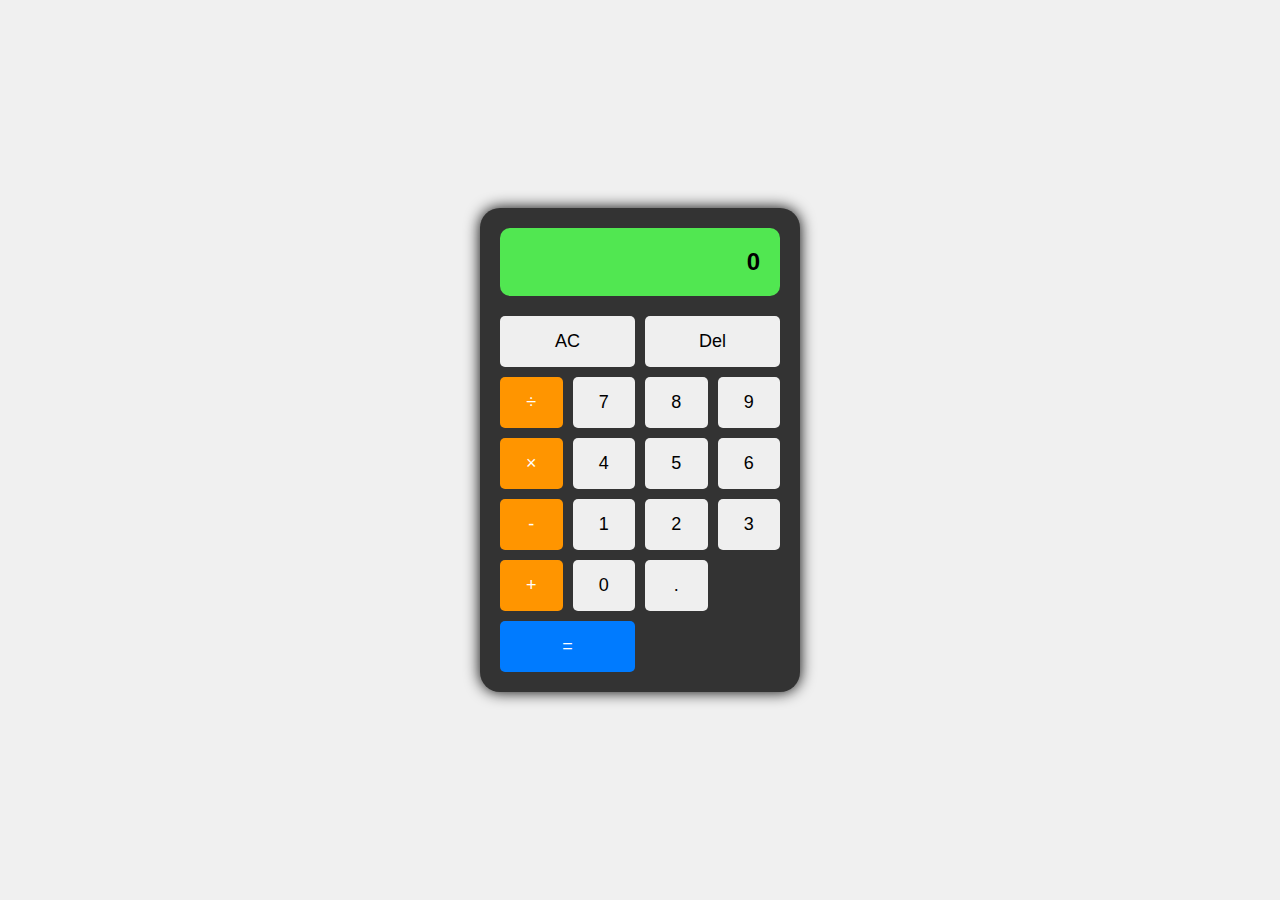
<file: calculator/index.html>
<!DOCTYPE html>
<html lang="en">
<head>
    <meta charset="UTF-8">
    <meta name="viewport" content="width=device-width, initial-scale=1.0">
    <title>Calculator</title>
    <link rel="stylesheet" href="style.css">
</head>
<body>
    <div class="calculator">
        <div class="display">0</div>
        <div class="buttons-grid">
            <button class="span-2">AC</button>
            <button class="span-2">Del</button>
            <button class="operator">÷</button>
            <button>7</button>
            <button>8</button>
            <button>9</button>
            <button class="operator">×</button>
            <button>4</button>
            <button>5</button>
            <button>6</button>
            <button class="operator">-</button>
            <button>1</button>
            <button>2</button>
            <button>3</button>
            <button class="operator">+</button>
            <button>0</button>
            <button>.</button>
            <button class="span-2 equals">=</button>
        </div>
    </div>
    <script src="script.js"></script>
</body>
</html>
</file>
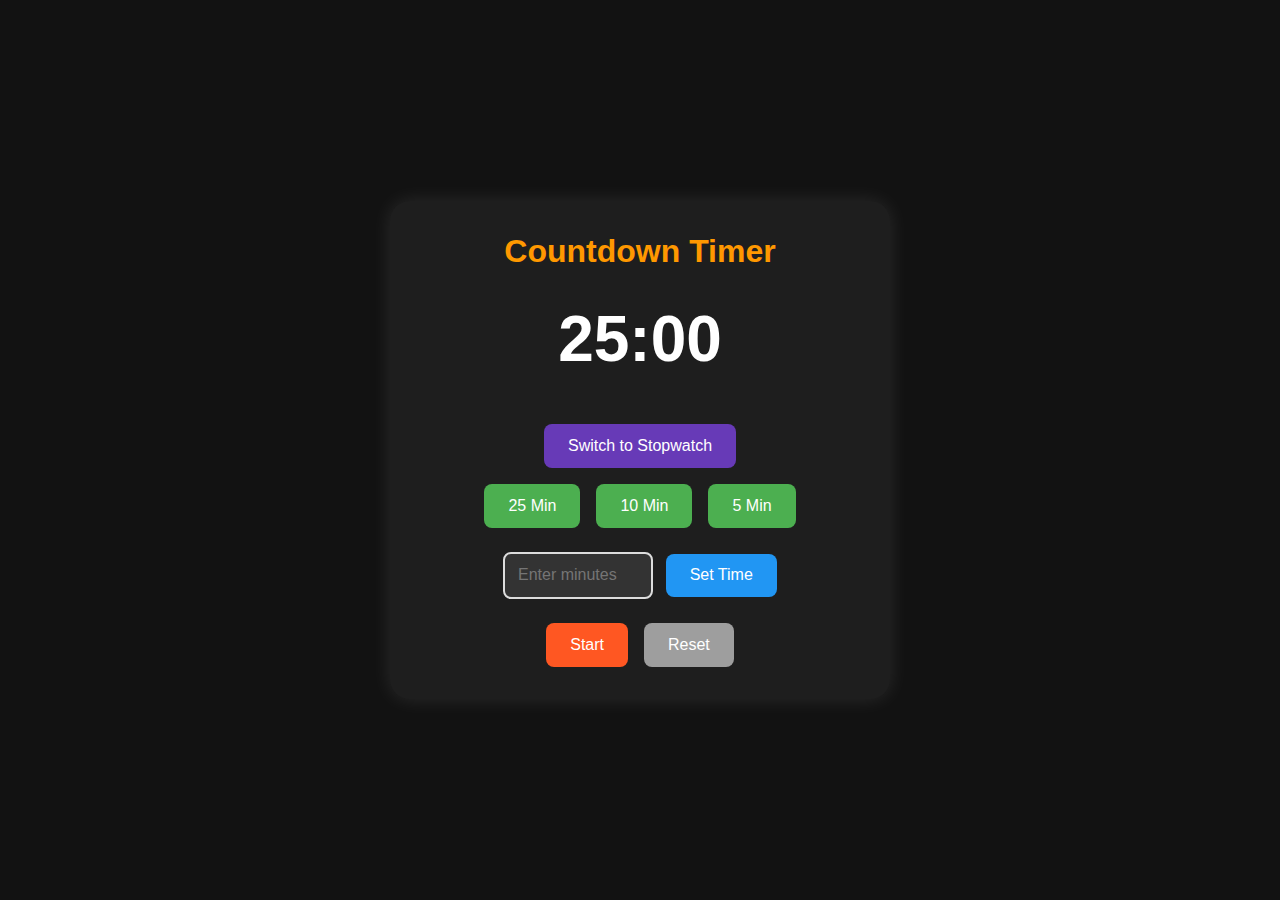
<file: Timer/index.html>
<!DOCTYPE html>
<html lang="en">
<head>
    <meta charset="UTF-8">
    <meta name="viewport" content="width=device-width, initial-scale=1.0">
    <title>Countdown Timer</title>
    <link rel="stylesheet" href="styles.css">
</head>
<body>
    <div class="container">
        <h1>Countdown Timer</h1>
        <div class="timer-display" id="display">25:00</div>

        <div class="mode-toggle">
            <button id="switch-mode">Switch to Stopwatch</button>
        </div>

        <div class="preset-buttons">
            <button class="preset" data-minutes="25">25 Min</button>
            <button class="preset" data-minutes="10">10 Min</button>
            <button class="preset" data-minutes="5">5 Min</button>
        </div>

        <div class="manual-input">
            <input type="number" id="minutes" placeholder="Enter minutes" min="1">
            <button id="set-manual">Set Time</button>
        </div>

        <div class="control-buttons">
            <button id="start-stop">Start</button>
            <button id="reset">Reset</button>
        </div>

        <audio id="alarm" src="https://assets.mixkit.co/active_storage/sfx/2571/2571-preview.mp3"></audio>
    </div>

    <script src="script.js"></script>
</body>
</html>
</file>
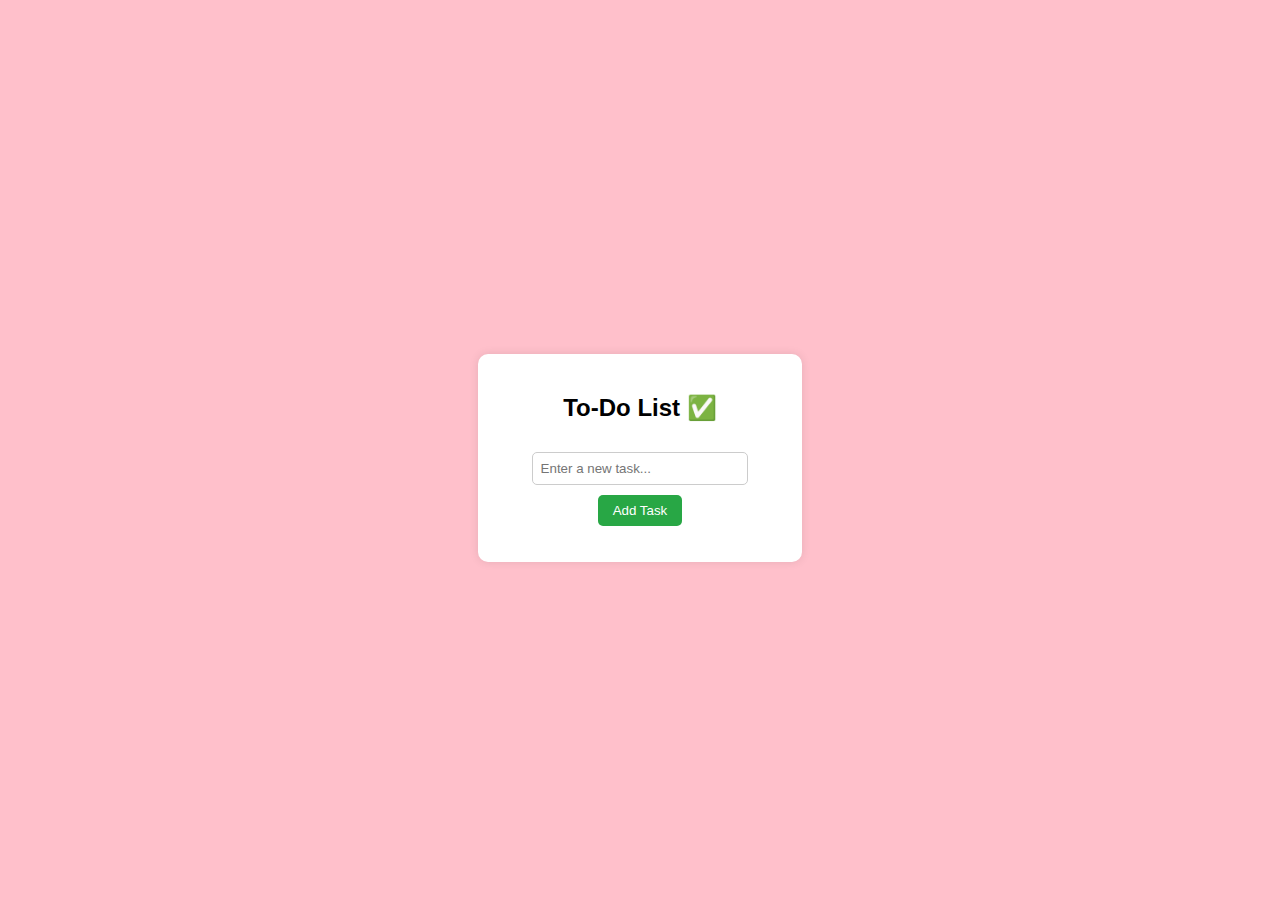
<file: To-do-list/index.html>
<!DOCTYPE html>
<html lang="en">
<head>
    <meta charset="UTF-8">
    <meta name="viewport" content="width=device-width, initial-scale=1.0">
    <title>To-Do List</title>
    <link rel="stylesheet" href="style.css">
</head>
<body>
    <div class="container">
        <h2>To-Do List ✅</h2>
        <input type="text" id="taskInput" placeholder="Enter a new task...">
        <button onclick="addTask()">Add Task</button>
        <ul id="taskList"></ul>
    </div>

    <script src="script.js"></script>
</body>
</html>
</file>
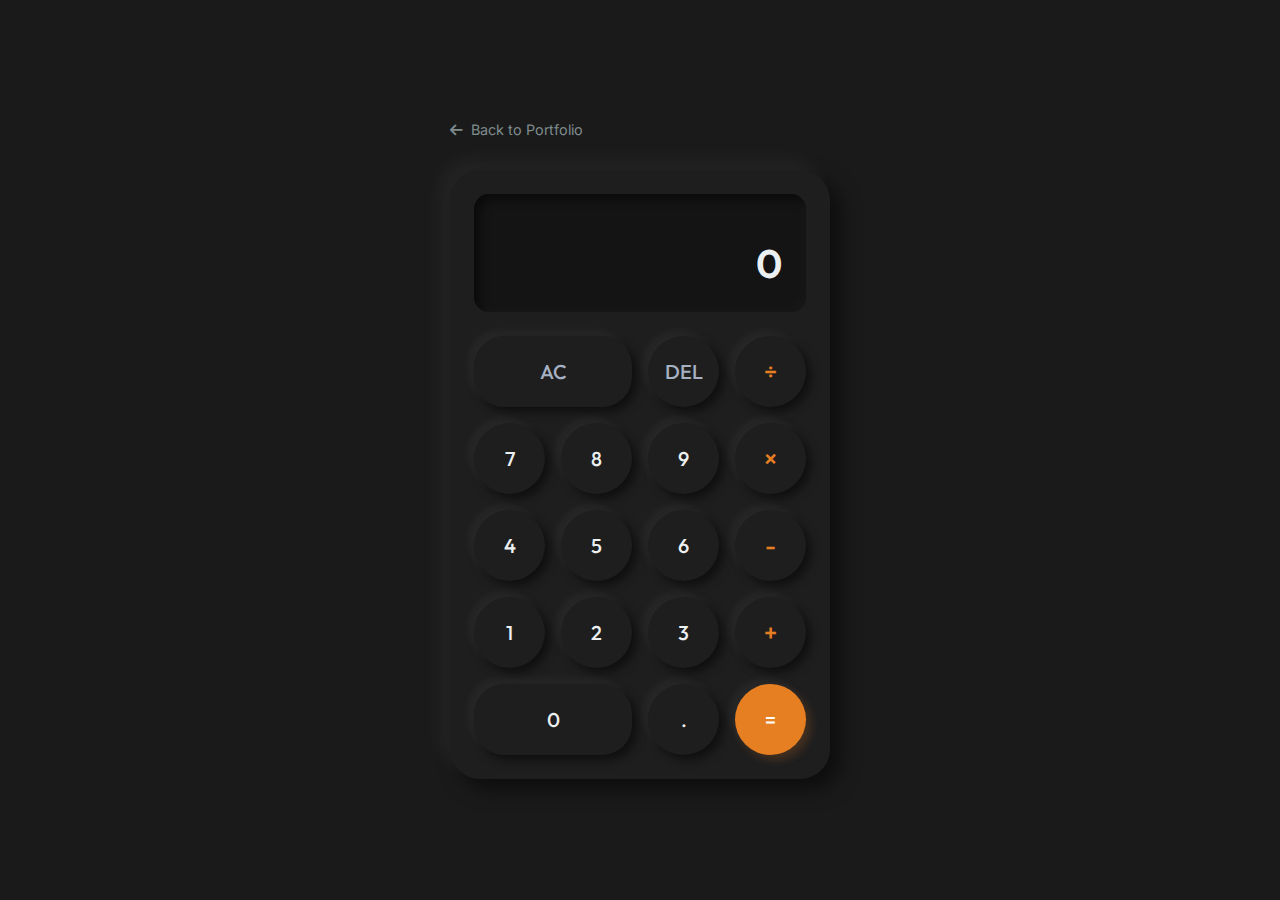
<file: projects/calculator/index.html>
<!DOCTYPE html>
<html lang="en">
<head>
    <meta charset="UTF-8">
    <meta name="viewport" content="width=device-width, initial-scale=1.0">
    <title>Calculator | Amit Kumar</title>
    <link href="https://fonts.googleapis.com/css2?family=Inter:wght@400;500;600&family=Outfit:wght@300;400;600&display=swap" rel="stylesheet">
    <link rel="stylesheet" href="https://cdnjs.cloudflare.com/ajax/libs/font-awesome/6.4.0/css/all.min.css">
    <link rel="stylesheet" href="style.css">
</head>
<body>
    <div class="app-wrapper">
        <a href="../../index.html#projects" class="back-link"><i class="fas fa-arrow-left"></i> Back to Portfolio</a>
        
        <div class="calculator neumorphic">
            <div class="display">
                <div class="previous-operand" id="previous-operand"></div>
                <div class="current-operand" id="current-operand">0</div>
            </div>
            
            <div class="buttons-grid">
                <button class="btn fn-btn span-2" data-action="clear">AC</button>
                <button class="btn fn-btn" data-action="delete">DEL</button>
                <button class="btn op-btn" data-operator="÷">÷</button>
                
                <button class="btn num-btn" data-number="7">7</button>
                <button class="btn num-btn" data-number="8">8</button>
                <button class="btn num-btn" data-number="9">9</button>
                <button class="btn op-btn" data-operator="×">×</button>
                
                <button class="btn num-btn" data-number="4">4</button>
                <button class="btn num-btn" data-number="5">5</button>
                <button class="btn num-btn" data-number="6">6</button>
                <button class="btn op-btn" data-operator="-">-</button>
                
                <button class="btn num-btn" data-number="1">1</button>
                <button class="btn num-btn" data-number="2">2</button>
                <button class="btn num-btn" data-number="3">3</button>
                <button class="btn op-btn" data-operator="+">+</button>
                
                <button class="btn num-btn btn-zero span-2" data-number="0">0</button>
                <button class="btn num-btn" data-number=".">.</button>
                <button class="btn equals-btn" data-action="calculate">=</button>
            </div>
        </div>
    </div>
    
    <script src="script.js"></script>
</body>
</html>
</file>
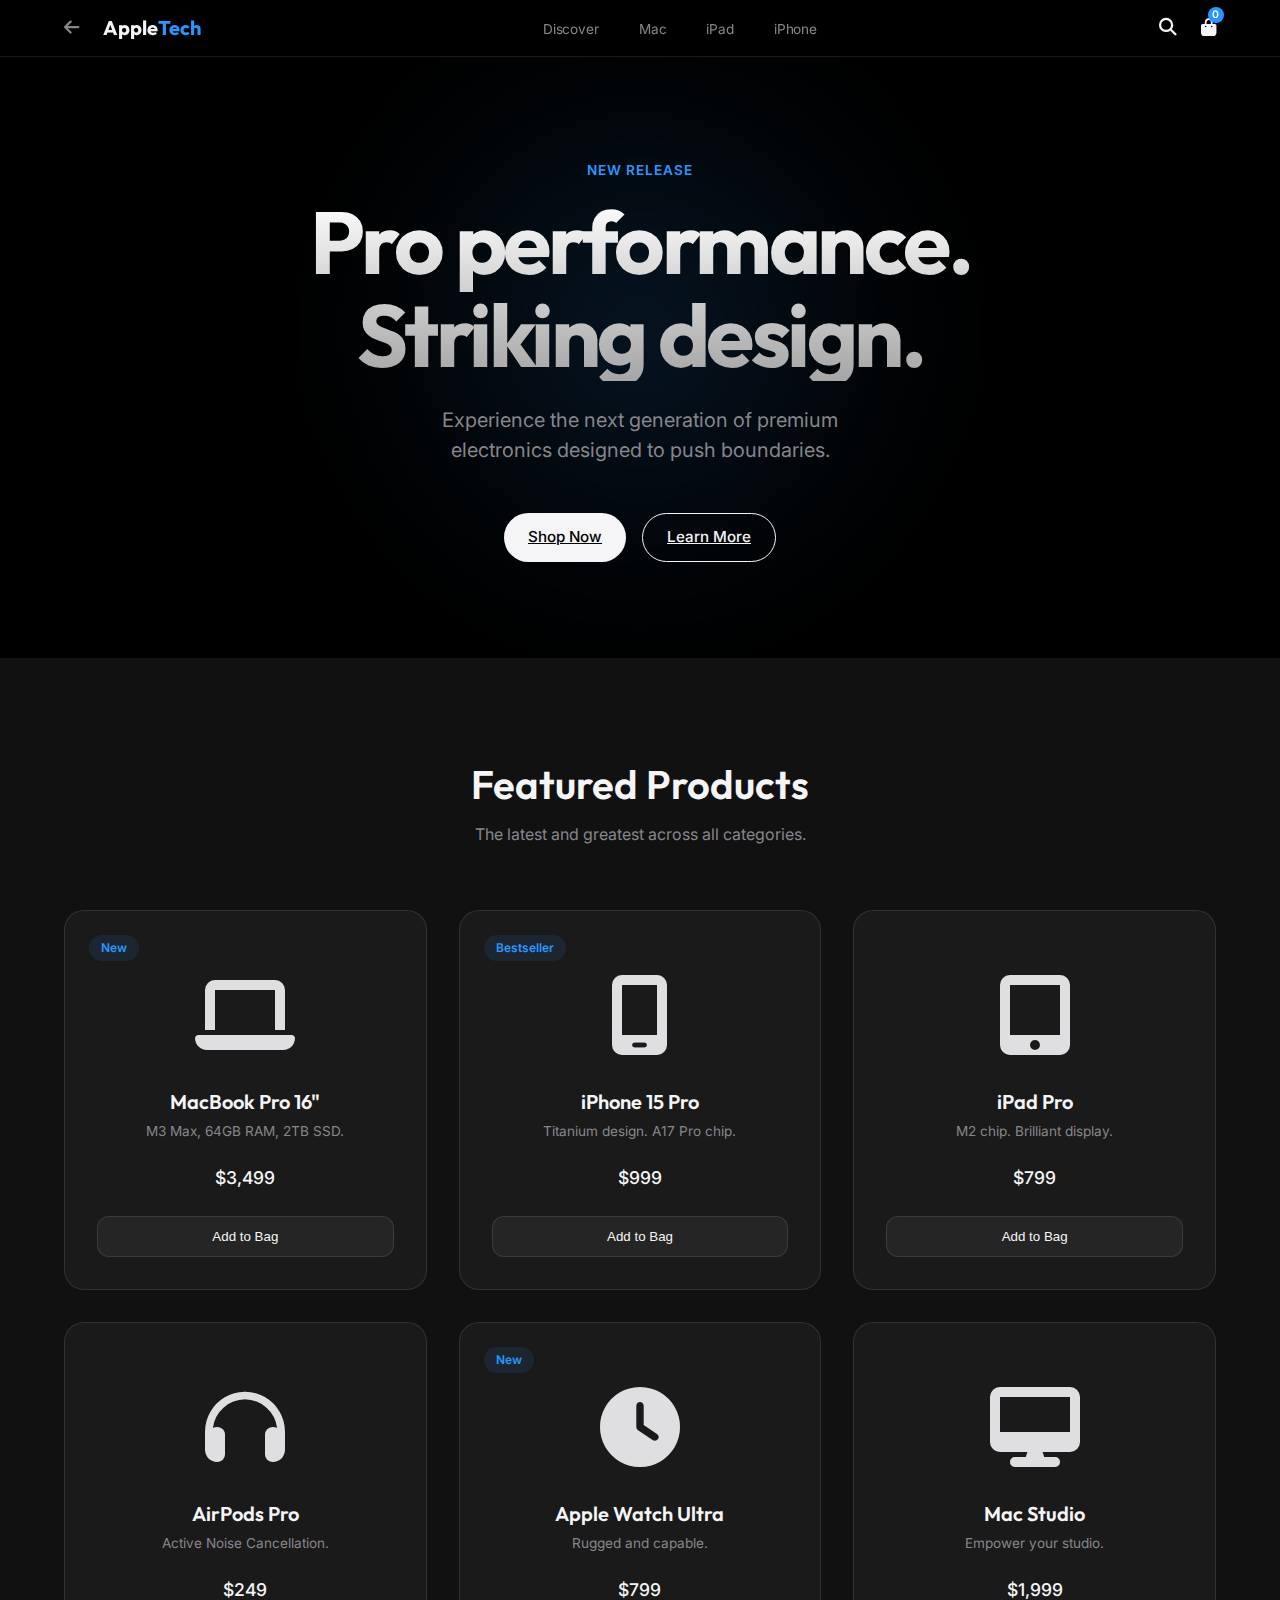
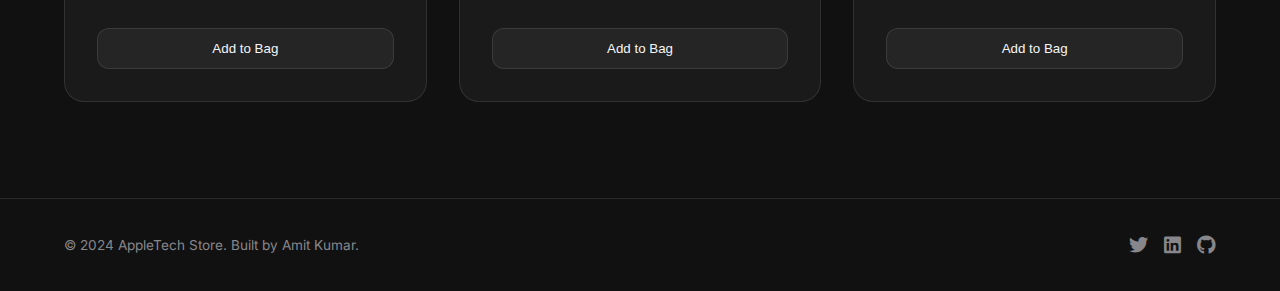
<file: projects/e-commerce/index.html>
<!DOCTYPE html>
<html lang="en">
<head>
    <meta charset="UTF-8">
    <meta name="viewport" content="width=device-width, initial-scale=1.0">
    <title>AppleTech | Premium Electronics</title>
    <meta name="description" content="Premium tech storefront experience.">
    <link href="https://fonts.googleapis.com/css2?family=Inter:wght@300;400;500;600&family=Outfit:wght@400;600;700&display=swap" rel="stylesheet">
    <link rel="stylesheet" href="https://cdnjs.cloudflare.com/ajax/libs/font-awesome/6.4.0/css/all.min.css">
    <link rel="stylesheet" href="style.css">
</head>
<body class="dark-theme">
    <div id="toast-container"></div>
    
    <header class="header">
        <nav class="navbar">
            <div class="nav-left">
                <a href="../../index.html#projects" class="back-link" title="Back to Portfolio">
                    <i class="fas fa-arrow-left"></i>
                </a>
                <a href="#" class="logo">Apple<span class="text-accent">Tech</span></a>
            </div>
            
            <ul class="nav-links">
                <li><a href="#hero">Discover</a></li>
                <li><a href="#products">Mac</a></li>
                <li><a href="#products">iPad</a></li>
                <li><a href="#products">iPhone</a></li>
            </ul>

            <div class="nav-right">
                <button class="nav-btn" id="search-btn">
                    <i class="fas fa-search"></i>
                </button>
                <div class="nav-btn cart-toggle" id="cart-toggle">
                    <i class="fas fa-shopping-bag"></i>
                    <span class="badge" id="cart-badge">0</span>
                </div>
            </div>
        </nav>
        <!-- Fullscreen Search Overlay -->
        <div class="search-overlay" id="search-overlay">
            <button class="close-search" id="close-search"><i class="fas fa-times"></i></button>
            <div class="search-container">
                <input type="text" id="search-input" placeholder="Search products..." autocomplete="off">
            </div>
        </div>
    </header>

    <main>
        <!-- Hero Section -->
        <section class="hero" id="hero">
            <div class="hero-content">
                <span class="hero-tag">New Release</span>
                <h1 class="hero-title">Pro performance.<br>Striking design.</h1>
                <p class="hero-subtitle">Experience the next generation of premium electronics designed to push boundaries.</p>
                <div class="hero-actions">
                    <a href="#products" class="btn btn-primary">Shop Now</a>
                    <a href="#products" class="btn btn-outline">Learn More</a>
                </div>
            </div>
            <div class="hero-bg-glow"></div>
        </section>

        <!-- Product Grid -->
        <section class="products-section" id="products">
            <div class="container">
                <div class="section-header">
                    <h2>Featured Products</h2>
                    <p>The latest and greatest across all categories.</p>
                </div>
                
                <div class="products-grid" id="products-grid">
                    <!-- Products rendered via JS -->
                </div>
            </div>
        </section>
    </main>

    <!-- Side Cart -->
    <div class="cart-sidebar" id="cart-sidebar">
        <div class="cart-header">
            <h3>Your Bag</h3>
            <button class="close-cart" id="close-cart"><i class="fas fa-times"></i></button>
        </div>
        <div class="cart-items" id="cart-items">
            <!-- Cart items rendered via JS -->
        </div>
        <div class="cart-footer">
            <div class="cart-total">
                <span>Total</span>
                <span id="cart-total-price">$0.00</span>
            </div>
            <button class="btn btn-primary w-full" id="checkout-btn">Proceed to Checkout</button>
        </div>
    </div>
    <div class="cart-overlay" id="cart-overlay"></div>

    <footer class="footer">
        <div class="container">
            <div class="footer-bottom">
                <p>&copy; 2024 AppleTech Store. Built by Amit Kumar.</p>
                <div class="social-links">
                    <a href="#"><i class="fab fa-twitter"></i></a>
                    <a href="#"><i class="fab fa-linkedin"></i></a>
                    <a href="#"><i class="fab fa-github"></i></a>
                </div>
            </div>
        </div>
    </footer>

    <script src="script.js"></script>
</body>
</html>
</file>
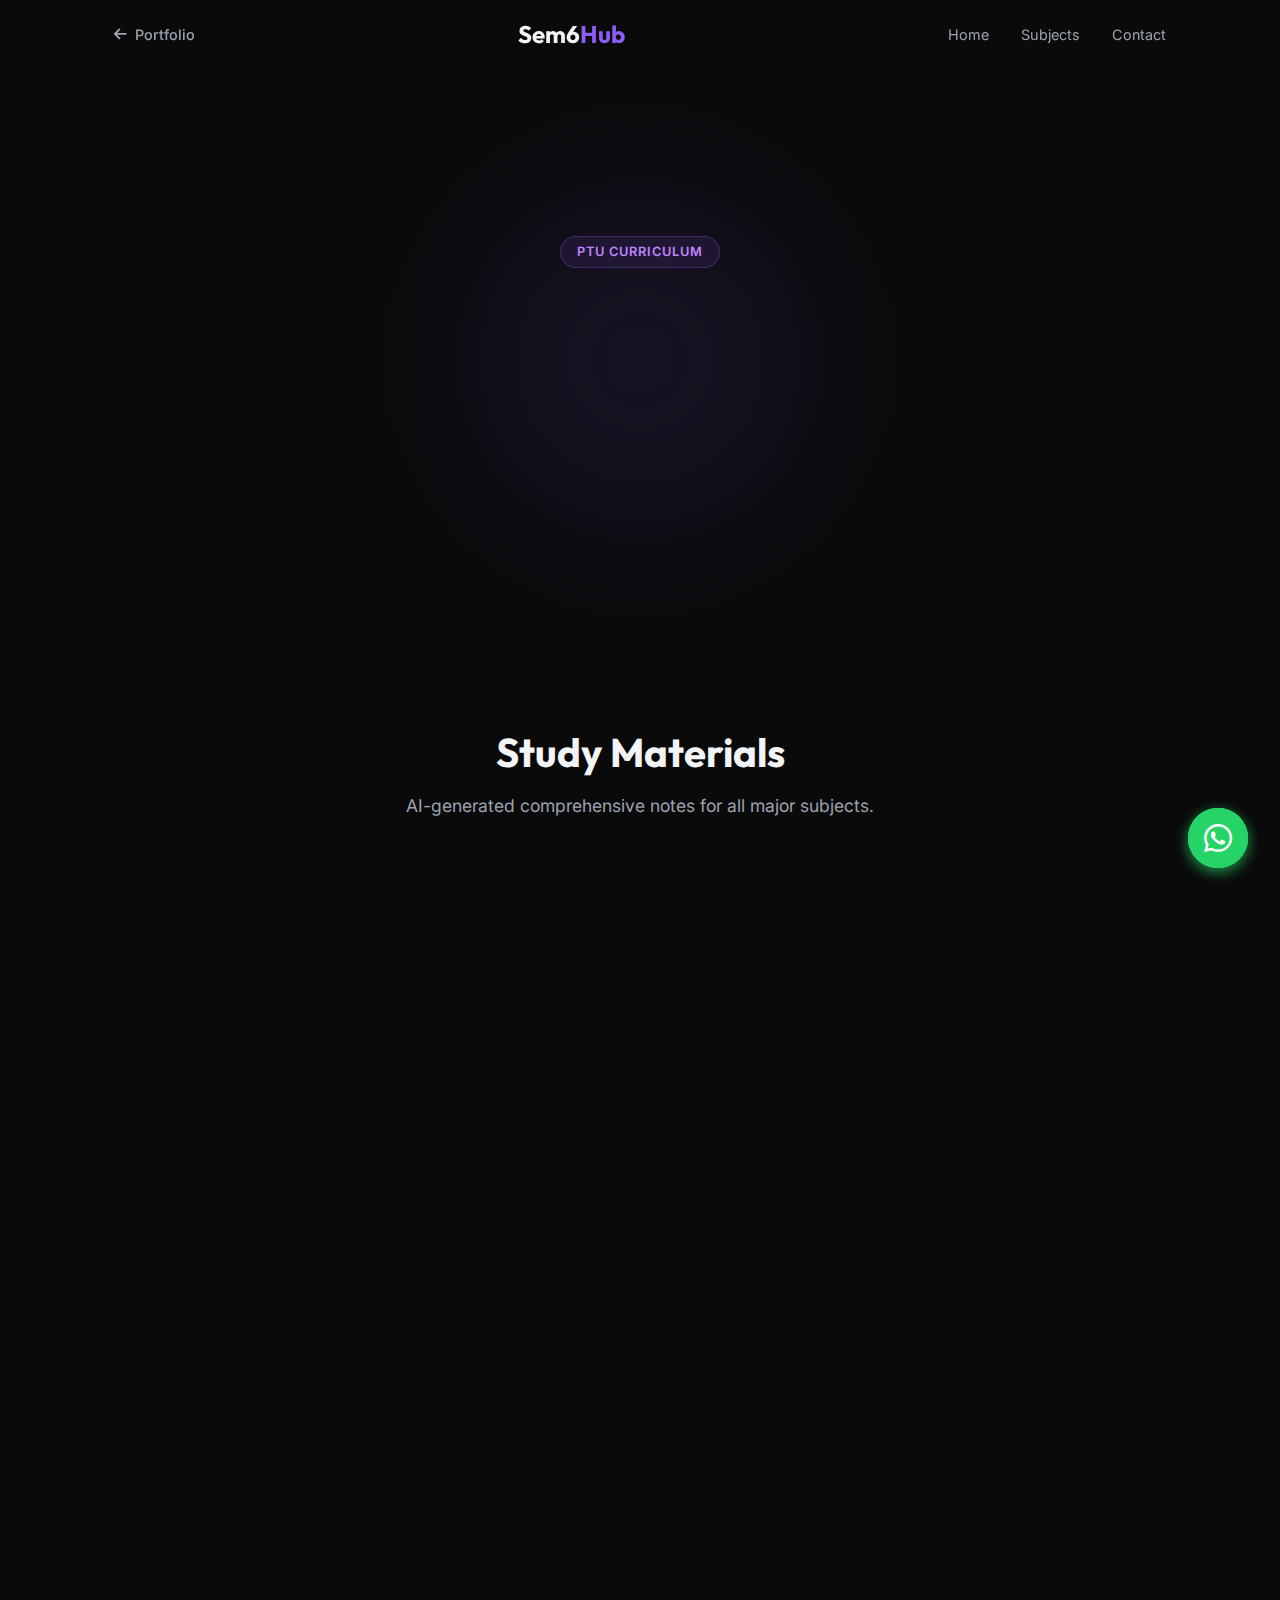
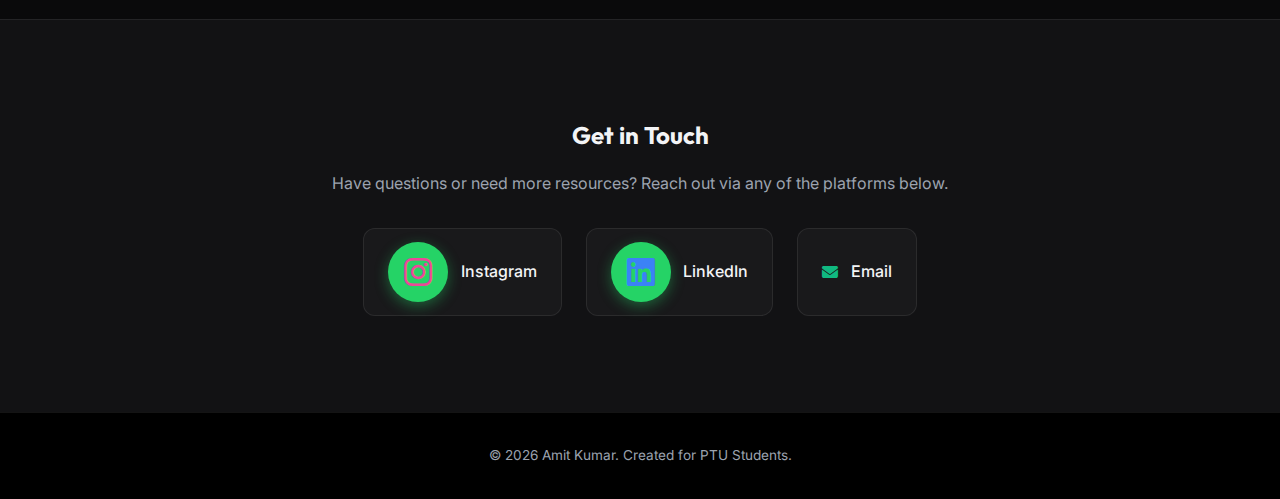
<file: projects/ptu-notes/index.html>
<!DOCTYPE html>
<html lang="en">
<head>
    <meta charset="UTF-8">
    <meta name="viewport" content="width=device-width, initial-scale=1.0">
    <title>PTU Sem6Hub | Resources & Notes</title>
    <link href="https://fonts.googleapis.com/css2?family=Inter:wght@400;500;600&family=Outfit:wght@400;600;700&display=swap" rel="stylesheet">
    <link rel="stylesheet" href="https://cdnjs.cloudflare.com/ajax/libs/font-awesome/6.4.0/css/all.min.css">
    <link rel="stylesheet" href="styles.css">
</head>
<body class="dark-theme">
    
    <!-- Floating WhatsApp Button -->
    <a href="https://wa.me/919110904529" class="fab-wrapper" target="_blank" rel="noopener noreferrer" title="Chat on WhatsApp">
        <div class="fab">
            <i class="fab fa-whatsapp"></i>
        </div>
        <div class="fab-pulse"></div>
    </a>

    <!-- Navigation -->
    <nav class="navbar" id="navbar">
        <div class="container nav-content">
            <a href="../../index.html#projects" class="back-link">
                <i class="fas fa-arrow-left"></i> Portfolio
            </a>
            <div class="logo">Sem6<span>Hub</span></div>
            <ul class="nav-links">
                <li><a href="#home">Home</a></li>
                <li><a href="#subjects">Subjects</a></li>
                <li><a href="#contact">Contact</a></li>
            </ul>
        </div>
    </nav>

    <!-- Hero Section -->
    <header class="hero" id="home">
        <div class="glow-orb"></div>
        <div class="container hero-container text-center">
            <span class="badge fade-in">PTU Curriculum</span>
            <h1 class="hero-title slide-up">6th Semester <span class="gradient">Resources</span></h1>
            <p class="hero-subtitle slide-up delay-1">Your one-stop destination for PYQs, study materials, and meticulously crafted subject notes.</p>
            <a href="#subjects" class="btn btn-primary slide-up delay-2">Browse Notes <i class="fas fa-arrow-down ml-2"></i></a>
        </div>
    </header>

    <!-- Subjects Section -->
    <section class="section pt-0" id="subjects">
        <div class="container">
            <div class="section-header text-center">
                <h2>Study Materials</h2>
                <p>AI-generated comprehensive notes for all major subjects.</p>
            </div>

            <div class="grid">
                <!-- Subject 1 -->
                <div class="subject-card stagger">
                    <div class="card-icon" style="background: rgba(59, 130, 246, 0.1); color: #60a5fa;">
                        <i class="fas fa-brain"></i>
                    </div>
                    <h3 class="card-title">Machine Learning</h3>
                    <p class="card-desc">Algorithms, neural networks, and predictive modeling fundamentals.</p>
                    <a href="https://chatgpt.com/share/67eb94f7-5e48-8012-9ad0-39b7bbf88bd4" target="_blank" class="card-link">View Notes <i class="fas fa-external-link-alt"></i></a>
                </div>

                <!-- Subject 2 -->
                <div class="subject-card stagger">
                    <div class="card-icon" style="background: rgba(139, 92, 246, 0.1); color: #a78bfa;">
                        <i class="fas fa-database"></i>
                    </div>
                    <h3 class="card-title">Big Data</h3>
                    <p class="card-desc">Hadoop, MapReduce, and massive dataset analysis techniques.</p>
                    <a href="https://chatgpt.com/share/680721d9-ba80-800f-b644-46c2ab11060c" target="_blank" class="card-link">View Notes <i class="fas fa-external-link-alt"></i></a>
                </div>

                <!-- Subject 3 -->
                <div class="subject-card stagger">
                    <div class="card-icon" style="background: rgba(16, 185, 129, 0.1); color: #34d399;">
                        <i class="fas fa-wifi"></i>
                    </div>
                    <h3 class="card-title">Wireless Comm</h3>
                    <p class="card-desc">Cellular networks, antennas, and signal transmission theories.</p>
                    <a href="https://chatgpt.com/share/68071983-efe0-8012-afe4-b1fe4e0df417" target="_blank" class="card-link">View Notes <i class="fas fa-external-link-alt"></i></a>
                </div>

                <!-- Subject 4 -->
                <div class="subject-card stagger">
                    <div class="card-icon" style="background: rgba(236, 72, 153, 0.1); color: #f472b6;">
                        <i class="fas fa-chart-line"></i>
                    </div>
                    <h3 class="card-title">Data Analytics (R)</h3>
                    <p class="card-desc">Statistical methods, R programming, and data visualizations.</p>
                    <a href="https://chatgpt.com/share/68071cf2-f22c-8012-85e7-310a54819226" target="_blank" class="card-link">View Notes <i class="fas fa-external-link-alt"></i></a>
                </div>

                <!-- Subject 5 -->
                <div class="subject-card stagger">
                    <div class="card-icon" style="background: rgba(245, 158, 11, 0.1); color: #fbbf24;">
                        <i class="fas fa-server"></i>
                    </div>
                    <h3 class="card-title">Data Mining & DW</h3>
                    <p class="card-desc">Data warehousing architectures, OLAP, and mining frequent patterns.</p>
                    <a href="https://chatgpt.com/share/67e3d59b-e628-8012-82d3-b4b62251b6b0" target="_blank" class="card-link">View Notes <i class="fas fa-external-link-alt"></i></a>
                </div>
            </div>
        </div>
    </section>

    <!-- Contact Section -->
    <section class="section bg-elevated" id="contact">
        <div class="container text-center">
            <h2 class="mb-4">Get in Touch</h2>
            <p class="text-muted mb-8 max-w-2xl mx-auto">Have questions or need more resources? Reach out via any of the platforms below.</p>
            
            <div class="contact-links">
                <a href="https://www.instagram.com/mr_amit_2003__" target="_blank" class="contact-btn">
                    <i class="fab fa-instagram" style="color: #ec4899;"></i> Instagram
                </a>
                <a href="https://www.linkedin.com/in/amit-cse/" target="_blank" class="contact-btn">
                    <i class="fab fa-linkedin" style="color: #3b82f6;"></i> LinkedIn
                </a>
                <a href="mailto:amit4321sg@gmail.com" class="contact-btn">
                    <i class="fas fa-envelope" style="color: #10b981;"></i> Email
                </a>
            </div>
        </div>
    </section>

    <!-- Footer -->
    <footer>
        <div class="container text-center">
            <p>&copy; <span id="year"></span> Amit Kumar. Created for PTU Students.</p>
        </div>
    </footer>

    <script src="script.js"></script>
</body>
</html>
</file>
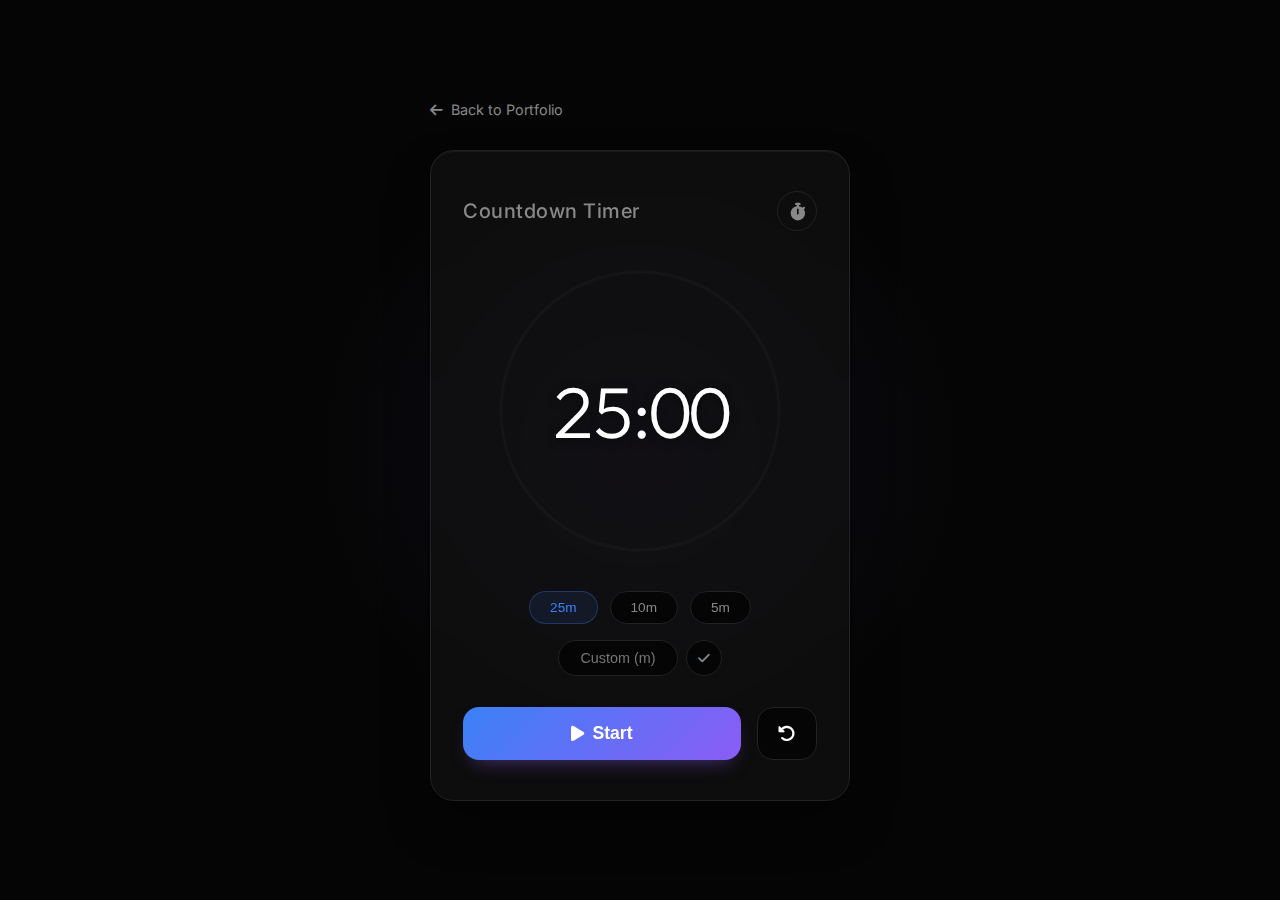
<file: projects/timer/index.html>
<!DOCTYPE html>
<html lang="en">
<head>
    <meta charset="UTF-8">
    <meta name="viewport" content="width=device-width, initial-scale=1.0">
    <title>Timer & Stopwatch | Amit Kumar</title>
    <link href="https://fonts.googleapis.com/css2?family=Inter:wght@400;500;600&family=Outfit:wght@300;400;700&display=swap" rel="stylesheet">
    <link rel="stylesheet" href="https://cdnjs.cloudflare.com/ajax/libs/font-awesome/6.4.0/css/all.min.css">
    <link rel="stylesheet" href="styles.css">
</head>
<body>
    <div class="app-wrapper">
        <a href="../../index.html#projects" class="back-link"><i class="fas fa-arrow-left"></i> Back to Portfolio</a>
        
        <div class="timer-container">
            <div class="header">
                <h1 id="app-title">Countdown Timer</h1>
                <button id="switch-mode" class="switch-btn" title="Toggle Stopwatch/Timer">
                    <i class="fas fa-stopwatch"></i>
                </button>
            </div>

            <div class="display-wrapper" id="display-wrapper">
                <div class="glow-ring"></div>
                <div class="timer-display" id="display">25:00</div>
            </div>

            <div class="controls-section" id="timer-controls">
                <div class="preset-buttons">
                    <button class="preset active" data-minutes="25">25m</button>
                    <button class="preset" data-minutes="10">10m</button>
                    <button class="preset" data-minutes="5">5m</button>
                </div>
                
                <div class="manual-input">
                    <input type="number" id="minutes" placeholder="Custom (m)" min="1" max="999">
                    <button id="set-manual" class="btn-icon"><i class="fas fa-check"></i></button>
                </div>
            </div>

            <div class="action-buttons">
                <button id="start-stop" class="btn-primary">
                    <i class="fas fa-play" id="play-icon"></i> <span id="start-text">Start</span>
                </button>
                <button id="reset" class="btn-secondary">
                    <i class="fas fa-rotate-left"></i>
                </button>
            </div>
            
            <audio id="alarm" src="https://assets.mixkit.co/active_storage/sfx/2571/2571-preview.mp3"></audio>
        </div>
    </div>

    <!-- Canvas for subtle particles if needed, keeping it simple for now -->
    <script src="script.js"></script>
</body>
</html>
</file>
<file: calculator/style.css>
* {
    margin: 0;
    padding: 0;
    box-sizing: border-box;
    font-family: Arial, sans-serif;
}

body {
    display: flex;
    justify-content: center;
    align-items: center;
    min-height: 100vh;
    background: #f0f0f0;
}

.calculator {
    background: #333;
    border-radius: 20px;
    padding: 20px;
    box-shadow: 0 0 15px rgb(0, 0, 0,1);
    width: 20rem;
}

.display {
    background: #51e751;
    padding: 20px;
    border-radius: 10px;
    margin-bottom: 20px;
    text-align: right;
    font-size: 24px;
    font-weight: bold;
    overflow: hidden;
}

.buttons-grid {
    display: grid;
    grid-template-columns: repeat(4, 1fr);
    gap: 10px;
}

button {
    border: none;
    padding: 15px;
    font-size: 18px;
    border-radius: 5px;
    cursor: pointer;
    transition: 0.3s;
}

button:hover {
    opacity: 0.8;
}

.operator {
    background: #ff9500;
    color: white;
}

.span-2 {
    grid-column: span 2;
}

.equals {
    background: #007bff;
    color: white;
}
</file>
<file: Timer/styles.css>
* {
    margin: 0;
    padding: 0;
    box-sizing: border-box;
    font-family: 'Arial', sans-serif;
}

body {
    display: flex;
    justify-content: center;
    align-items: center;
    min-height: 100vh;
    background: #121212; /* Dark Background */
    color: white;
}

.container {
    background: #1e1e1e; /* Dark Theme Box */
    padding: 2rem;
    border-radius: 20px;
    box-shadow: 0 0 20px rgba(255, 255, 255, 0.1);
    text-align: center;
    width: 90%;
    max-width: 500px;
}

h1 {
    color: #ff9800;
}

.timer-display {
    font-size: 4rem;
    font-weight: bold;
    margin: 2rem 0;
    color: #ffffff;
}

.preset-buttons {
    display: flex;
    gap: 1rem;
    justify-content: center;
    margin: 1rem 0;
}

button {
    padding: 0.8rem 1.5rem;
    border: none;
    border-radius: 8px;
    cursor: pointer;
    font-size: 1rem;
    transition: 0.3s;
}

.preset {
    background: #4CAF50;
    color: white;
}

.manual-input {
    margin: 1.5rem 0;
}

input[type="number"] {
    padding: 0.8rem;
    width: 150px;
    border: 2px solid #ddd;
    border-radius: 8px;
    font-size: 1rem;
    margin-right: 0.5rem;
    background: #333;
    color: white;
}

#set-manual {
    background: #2196F3;
    color: white;
}

.control-buttons {
    display: flex;
    gap: 1rem;
    justify-content: center;
}

#start-stop {
    background: #FF5722;
    color: white;
}

#reset {
    background: #9E9E9E;
    color: white;
}

button:hover {
    opacity: 0.9;
    transform: scale(1.05);
}

.running {
    color: #FF5722 !important;
    animation: pulse 1s infinite;
}

@keyframes pulse {
    0% { transform: scale(1); }
    50% { transform: scale(1.05); }
    100% { transform: scale(1); }
}

#switch-mode {
    background: #673AB7;
    color: white;
    margin-top: 1rem;
}
</file>
<file: To-do-list/style.css>
body {
    font-family: Arial, sans-serif;
    display: flex;
    justify-content: center;
    align-items: center;
    height: 100vh;
    background-color:pink;
}

.container {
    background:white;
    padding: 20px;
    border-radius: 10px;
    box-shadow: 0 0 10px rgba(0, 0, 0, 0.1);
    text-align: center;
}

input {
    width: 70%;
    padding: 8px;
    margin: 10px 0;
    border: 1px solid #ccc;
    border-radius: 5px;
}

button {
    padding: 8px 15px;
    border: none;
    background-color: #28a745;
    color: white;
    cursor: pointer;
    border-radius: 5px;
}

button:hover {
    background-color: #218838;
}

ul {
    list-style: none;
    padding: 0;
}

li {
    background: #eee;
    margin: 5px 0;
    padding: 10px;
    border-radius: 5px;
    display: flex;
    justify-content: space-between;
    align-items: center;
}

.completed {
    text-decoration: line-through;
    color: gray;
}
</file>
<file: projects/calculator/style.css>
:root {
    --bg-color: #1a1a1b; /* Dark sleek background */
    --calc-bg: #1e1e1f;
    --text-primary: #ecf0f1;
    --text-muted: #7f8c8d;
    --accent: #e67e22; /* Sleek orange */
    --accent-hover: #d35400;
    
    /* Neumorphic Shadows for Dark Mode */
    --shadow-light: rgba(255, 255, 255, 0.05);
    --shadow-dark: rgba(0, 0, 0, 0.5);
}

* {
    margin: 0;
    padding: 0;
    box-sizing: border-box;
}

body {
    background-color: var(--bg-color);
    font-family: 'Inter', sans-serif;
    color: var(--text-primary);
    min-height: 100vh;
    display: flex;
    justify-content: center;
    align-items: center;
    padding: 2rem;
}

.app-wrapper {
    width: 100%;
    max-width: 380px;
    display: flex;
    flex-direction: column;
    align-items: center;
}

.back-link {
    display: inline-flex;
    align-items: center;
    gap: 0.5rem;
    color: var(--text-muted);
    text-decoration: none;
    margin-bottom: 2rem;
    font-size: 0.9rem;
    transition: color 0.3s;
    align-self: flex-start;
}

.back-link:hover {
    color: var(--text-primary);
}

.calculator {
    width: 100%;
    background-color: var(--calc-bg);
    border-radius: 30px;
    padding: 1.5rem;
    box-shadow: 
        10px 10px 20px var(--shadow-dark), 
        -10px -10px 20px var(--shadow-light);
}

.display {
    background-color: #141415;
    border-radius: 15px;
    padding: 1.5rem;
    margin-bottom: 1.5rem;
    display: flex;
    flex-direction: column;
    align-items: flex-end;
    justify-content: space-around;
    word-wrap: break-word;
    word-break: break-all;
    box-shadow: 
        inset 5px 5px 10px rgba(0,0,0,0.5), 
        inset -5px -5px 10px rgba(255,255,255,0.02);
}

.previous-operand {
    color: var(--text-muted);
    font-size: 1rem;
    height: 1.2rem;
    font-family: 'Outfit', sans-serif;
}

.current-operand {
    color: var(--text-primary);
    font-size: 2.5rem;
    font-weight: 600;
    font-family: 'Outfit', sans-serif;
}

.buttons-grid {
    display: grid;
    grid-template-columns: repeat(4, 1fr);
    gap: 1rem;
}

.span-2 {
    grid-column: span 2;
}

.btn {
    cursor: pointer;
    border: none;
    outline: none;
    border-radius: 50%;
    font-size: 1.25rem;
    font-weight: 500;
    font-family: 'Outfit', sans-serif;
    background-color: var(--calc-bg);
    color: var(--text-primary);
    aspect-ratio: 1 / 1;
    display: flex;
    justify-content: center;
    align-items: center;
    box-shadow: 
        5px 5px 10px var(--shadow-dark), 
        -5px -5px 10px var(--shadow-light);
    transition: all 0.2s ease;
}

/* Specific styling for span-2 buttons to maintain capsule shape instead of circle */
.span-2 {
    aspect-ratio: auto;
    border-radius: 30px;
}

.btn:active {
    box-shadow: 
        inset 5px 5px 10px var(--shadow-dark), 
        inset -5px -5px 10px var(--shadow-light);
    color: var(--accent);
}

.fn-btn {
    color: #a5b1c2;
}

.op-btn {
    color: var(--accent);
    font-size: 1.5rem;
}

.equals-btn {
    background-color: var(--accent);
    color: #fff;
    box-shadow: 
        5px 5px 10px rgba(230, 126, 34, 0.2), 
        -5px -5px 10px var(--shadow-light);
}

.equals-btn:active {
    background-color: var(--accent-hover);
    box-shadow: 
        inset 5px 5px 10px rgba(0,0,0,0.2);
    color: #fff;
}
</file>
<file: projects/e-commerce/style.css>
:root {
    --bg-base: #000000;
    --bg-surface: #111111;
    --bg-surface-elevated: #1a1a1a;
    --text-primary: #f5f5f7;
    --text-secondary: #86868b;
    --accent: #2997ff;
    --accent-hover: #147ce5;
    --border: rgba(255, 255, 255, 0.1);
    
    --font-base: 'Inter', sans-serif;
    --font-heading: 'Outfit', sans-serif;
    
    --glass-bg: rgba(0, 0, 0, 0.7);
    --glass-blur: 20px;
    --transition: all 0.3s cubic-bezier(0.25, 0.8, 0.25, 1);
}

* {
    margin: 0;
    padding: 0;
    box-sizing: border-box;
    scroll-behavior: smooth;
}

body {
    background-color: var(--bg-base);
    color: var(--text-primary);
    font-family: var(--font-base);
    line-height: 1.5;
    overflow-x: hidden;
}

img {
    max-width: 100%;
    display: block;
}

.container {
    max-width: 1200px;
    margin: 0 auto;
    padding: 0 1.5rem;
}

.text-accent {
    color: var(--accent);
}

.btn {
    display: inline-flex;
    align-items: center;
    justify-content: center;
    padding: 0.75rem 1.5rem;
    border-radius: 999px;
    font-weight: 500;
    font-size: 0.95rem;
    cursor: pointer;
    border: none;
    transition: var(--transition);
}

.btn-primary {
    background-color: var(--text-primary);
    color: var(--bg-base);
}

.btn-primary:hover {
    background-color: #d2d2d7;
    transform: scale(1.02);
}

.btn-outline {
    background-color: transparent;
    color: var(--text-primary);
    border: 1px solid var(--text-primary);
}

.btn-outline:hover {
    background-color: var(--text-primary);
    color: var(--bg-base);
}

.w-full {
    width: 100%;
}

/* ================= Navbar ================= */
.header {
    position: fixed;
    top: 0;
    width: 100%;
    z-index: 100;
    background: var(--glass-bg);
    backdrop-filter: blur(var(--glass-blur));
    -webkit-backdrop-filter: blur(var(--glass-blur));
    border-bottom: 1px solid var(--border);
    transition: var(--transition);
}

.navbar {
    display: flex;
    justify-content: space-between;
    align-items: center;
    height: 3.5rem;
    max-width: 1200px;
    margin: 0 auto;
    padding: 0 1.5rem;
}

.nav-left {
    display: flex;
    align-items: center;
    gap: 1.5rem;
}

.back-link {
    color: var(--text-secondary);
    font-size: 1.1rem;
    transition: var(--transition);
}
.back-link:hover { color: var(--text-primary); }

.logo {
    font-family: var(--font-heading);
    font-size: 1.25rem;
    font-weight: 700;
    color: var(--text-primary);
    text-decoration: none;
}

.nav-links {
    display: flex;
    gap: 2.5rem;
    list-style: none;
}

.nav-links a {
    color: var(--text-secondary);
    text-decoration: none;
    font-size: 0.85rem;
    font-weight: 400;
    letter-spacing: -0.01em;
    transition: var(--transition);
}

.nav-links a:hover {
    color: var(--text-primary);
}

.nav-right {
    display: flex;
    align-items: center;
    gap: 1.5rem;
}

.nav-btn {
    background: transparent;
    border: none;
    color: var(--text-primary);
    font-size: 1.1rem;
    cursor: pointer;
    transition: var(--transition);
    position: relative;
}

.nav-btn:hover {
    color: var(--accent);
}

.badge {
    position: absolute;
    top: -8px;
    right: -8px;
    background-color: var(--accent);
    color: white;
    font-size: 0.65rem;
    font-weight: 600;
    min-width: 16px;
    height: 16px;
    border-radius: 8px;
    display: flex;
    align-items: center;
    justify-content: center;
    padding: 0 4px;
}

/* ================= Search Overlay ================= */
.search-overlay {
    position: fixed;
    top: 0;
    left: 0;
    width: 100%;
    height: 100vh;
    background: rgba(0,0,0,0.9);
    backdrop-filter: blur(10px);
    z-index: 200;
    display: flex;
    justify-content: center;
    opacity: 0;
    pointer-events: none;
    transition: var(--transition);
}

.search-overlay.active {
    opacity: 1;
    pointer-events: all;
}

.close-search {
    position: absolute;
    top: 2rem;
    right: 3rem;
    background: transparent;
    border: none;
    color: var(--text-secondary);
    font-size: 2rem;
    cursor: pointer;
}
.close-search:hover { color: white; }

.search-container {
    width: 80%;
    max-width: 800px;
    margin-top: 20vh;
}

#search-input {
    width: 100%;
    background: transparent;
    border: none;
    border-bottom: 2px solid var(--border);
    color: white;
    font-size: 2.5rem;
    padding: 1rem 0;
    font-family: var(--font-heading);
    outline: none;
    transition: border-color 0.3s;
}

#search-input:focus {
    border-bottom-color: var(--accent);
}

/* ================= Hero ================= */
.hero {
    position: relative;
    padding-top: 10rem;
    padding-bottom: 6rem;
    text-align: center;
    overflow: hidden;
}

.hero-content {
    position: relative;
    z-index: 10;
    max-width: 800px;
    margin: 0 auto;
    display: flex;
    flex-direction: column;
    align-items: center;
}

.hero-tag {
    color: var(--accent);
    font-weight: 600;
    font-size: 0.85rem;
    text-transform: uppercase;
    letter-spacing: 1px;
    margin-bottom: 1rem;
}

.hero-title {
    font-family: var(--font-heading);
    font-size: clamp(3rem, 8vw, 5.5rem);
    line-height: 1.05;
    font-weight: 700;
    letter-spacing: -0.04em;
    margin-bottom: 1.5rem;
    background: linear-gradient(180deg, #fff 0%, #a5a5a5 100%);
    -webkit-background-clip: text;
    -webkit-text-fill-color: transparent;
}

.hero-subtitle {
    font-size: 1.25rem;
    color: var(--text-secondary);
    max-width: 500px;
    margin: 0 auto 3rem;
}

.hero-actions {
    display: flex;
    gap: 1rem;
}

.hero-bg-glow {
    position: absolute;
    top: 50%;
    left: 50%;
    transform: translate(-50%, -50%);
    width: 600px;
    height: 600px;
    background: radial-gradient(circle, rgba(41, 151, 255, 0.15) 0%, transparent 70%);
    filter: blur(60px);
    z-index: 0;
    pointer-events: none;
}

/* ================= Products ================= */
.products-section {
    padding: 6rem 0;
    background-color: var(--bg-surface);
}

.section-header {
    text-align: center;
    margin-bottom: 4rem;
}

.section-header h2 {
    font-family: var(--font-heading);
    font-size: 2.5rem;
    font-weight: 600;
    margin-bottom: 0.5rem;
}

.section-header p {
    color: var(--text-secondary);
}

.products-grid {
    display: grid;
    grid-template-columns: repeat(auto-fill, minmax(280px, 1fr));
    gap: 2rem;
}

.product-card {
    background: var(--bg-surface-elevated);
    border: 1px solid var(--border);
    border-radius: 20px;
    padding: 2rem;
    display: flex;
    flex-direction: column;
    align-items: center;
    text-align: center;
    transition: var(--transition);
    cursor: pointer;
    position: relative;
    overflow: hidden;
}

.product-card:hover {
    transform: translateY(-8px);
    box-shadow: 0 20px 40px rgba(0,0,0,0.5);
    border-color: rgba(255,255,255,0.2);
}

.product-tag {
    position: absolute;
    top: 1.5rem;
    left: 1.5rem;
    background: rgba(41, 151, 255, 0.1);
    color: var(--accent);
    padding: 0.25rem 0.75rem;
    border-radius: 999px;
    font-size: 0.75rem;
    font-weight: 600;
}

/* Conceptual Product Placeholders via CSS for sleekness */
.product-icon {
    font-size: 5rem;
    color: var(--text-primary);
    margin: 2rem 0;
    opacity: 0.9;
    transition: transform 0.5s cubic-bezier(0.2, 0.8, 0.2, 1);
}

.product-card:hover .product-icon {
    transform: scale(1.1);
}

.product-info {
    margin-top: auto;
    width: 100%;
}

.product-name {
    font-family: var(--font-heading);
    font-size: 1.25rem;
    font-weight: 600;
    margin-bottom: 0.25rem;
}

.product-desc {
    color: var(--text-secondary);
    font-size: 0.85rem;
    margin-bottom: 1.5rem;
}

.product-price {
    font-size: 1.1rem;
    font-weight: 500;
    margin-bottom: 1.5rem;
}

.btn-add {
    background: rgba(255,255,255,0.05);
    border: 1px solid var(--border);
    color: var(--text-primary);
    width: 100%;
    padding: 0.75rem;
    border-radius: 12px;
    font-weight: 500;
    cursor: pointer;
    transition: var(--transition);
}

.product-card:hover .btn-add {
    background: var(--text-primary);
    color: var(--bg-base);
}

/* ================= Side Cart ================= */
.cart-sidebar {
    position: fixed;
    top: 0;
    right: -400px;
    width: 100%;
    max-width: 400px;
    height: 100vh;
    background: var(--glass-bg);
    backdrop-filter: blur(30px);
    -webkit-backdrop-filter: blur(30px);
    border-left: 1px solid var(--border);
    z-index: 300;
    display: flex;
    flex-direction: column;
    transition: transform 0.4s cubic-bezier(0.2, 0.8, 0.2, 1);
}

.cart-sidebar.open {
    transform: translateX(-400px);
}

.cart-header {
    padding: 2rem;
    display: flex;
    justify-content: space-between;
    align-items: center;
    border-bottom: 1px solid var(--border);
}

.cart-header h3 {
    font-family: var(--font-heading);
    font-size: 1.5rem;
}

.close-cart {
    background: transparent;
    border: none;
    color: var(--text-secondary);
    font-size: 1.5rem;
    cursor: pointer;
    transition: var(--transition);
}
.close-cart:hover { color: var(--text-primary); transform: rotate(90deg); }

.cart-items {
    flex: 1;
    overflow-y: auto;
    padding: 2rem;
    display: flex;
    flex-direction: column;
    gap: 1.5rem;
}

.cart-item {
    display: flex;
    gap: 1rem;
    align-items: center;
}

.cart-item-icon {
    width: 60px;
    height: 60px;
    background: rgba(255,255,255,0.05);
    border-radius: 12px;
    display: flex;
    justify-content: center;
    align-items: center;
    font-size: 1.5rem;
}

.cart-item-info {
    flex: 1;
}

.cart-item-title {
    font-weight: 600;
    font-size: 0.95rem;
    margin-bottom: 0.25rem;
}

.cart-item-price {
    color: var(--text-secondary);
    font-size: 0.85rem;
}

.cart-item-remove {
    background: transparent;
    border: none;
    color: var(--text-secondary);
    cursor: pointer;
    transition: color 0.2s;
}
.cart-item-remove:hover { color: #ef4444; }

.cart-footer {
    padding: 2rem;
    background: rgba(0,0,0,0.5);
    border-top: 1px solid var(--border);
}

.cart-total {
    display: flex;
    justify-content: space-between;
    align-items: center;
    font-size: 1.25rem;
    font-weight: 600;
    margin-bottom: 1.5rem;
}

.cart-overlay {
    position: fixed;
    inset: 0;
    background: rgba(0,0,0,0.5);
    backdrop-filter: blur(4px);
    z-index: 250;
    opacity: 0;
    pointer-events: none;
    transition: var(--transition);
}

.cart-overlay.show {
    opacity: 1;
    pointer-events: all;
}

/* ================= Toasts ================= */
#toast-container {
    position: fixed;
    bottom: 2rem;
    right: 2rem;
    z-index: 1000;
    display: flex;
    flex-direction: column;
    gap: 0.5rem;
}

.toast {
    background: rgba(20, 20, 20, 0.9);
    backdrop-filter: blur(10px);
    border: 1px solid var(--border);
    color: white;
    padding: 1rem 1.5rem;
    border-radius: 12px;
    display: flex;
    align-items: center;
    gap: 1rem;
    box-shadow: 0 10px 20px rgba(0,0,0,0.3);
    animation: slideInRight 0.3s ease forwards;
}

.toast i { color: #2ea043; }

@keyframes slideInRight {
    from { transform: translateX(100%); opacity: 0; }
    to { transform: translateX(0); opacity: 1; }
}
@keyframes fadeOut {
    to { opacity: 0; transform: translateY(-10px); }
}

/* ================= Footer ================= */
.footer {
    background: var(--bg-surface);
    border-top: 1px solid var(--border);
    padding: 2rem 0;
    margin-top: auto;
}

.footer-bottom {
    display: flex;
    justify-content: space-between;
    align-items: center;
    color: var(--text-secondary);
    font-size: 0.85rem;
}

.social-links {
    display: flex;
    gap: 1rem;
}

.social-links a {
    color: var(--text-secondary);
    font-size: 1.2rem;
    transition: color 0.2s;
}

.social-links a:hover { color: var(--text-primary); }

@media (max-width: 768px) {
    .nav-links { display: none; }
    #search-input { font-size: 1.5rem; }
    .hero { padding-top: 8rem; }
    .cart-sidebar { width: 100%; right: -100%; border-left: none; }
    .cart-sidebar.open { transform: translateX(-100%); }
    .footer-bottom {
        flex-direction: column;
        gap: 1rem;
        text-align: center;
    }
}
</file>
<file: projects/ptu-notes/styles.css>
:root {
    --bg-main: #0a0a0b;
    --bg-elevated: #121214;
    --border-color: rgba(255, 255, 255, 0.08);
    --text-main: #f3f4f6;
    --text-muted: #9ca3af;
    --accent: #8b5cf6;
    --accent-glow: rgba(139, 92, 246, 0.5);
    
    --font-body: 'Inter', sans-serif;
    --font-heading: 'Outfit', sans-serif;
}

* {
    margin: 0;
    padding: 0;
    box-sizing: border-box;
    scroll-behavior: smooth;
}

body {
    background-color: var(--bg-main);
    color: var(--text-main);
    font-family: var(--font-body);
    line-height: 1.6;
    overflow-x: hidden;
}

.container {
    width: 100%;
    max-width: 1100px;
    margin: 0 auto;
    padding: 0 1.5rem;
}

.text-center { text-align: center; }
.text-muted { color: var(--text-muted); }
.mb-4 { margin-bottom: 1rem; }
.mb-8 { margin-bottom: 2rem; }
.pt-0 { padding-top: 0 !important; }
.ml-2 { margin-left: 0.5rem; }
.max-w-2xl { max-width: 42rem; }
.mx-auto { margin-left: auto; margin-right: auto; }

.section {
    padding: 6rem 0;
}

.bg-elevated {
    background-color: var(--bg-elevated);
    border-top: 1px solid var(--border-color);
}

/* ================= Typography ================= */
h1, h2, h3, .logo {
    font-family: var(--font-heading);
}

.gradient {
    background: linear-gradient(135deg, #60a5fa, #c084fc);
    -webkit-background-clip: text;
    -webkit-text-fill-color: transparent;
    background-clip: text;
}

/* ================= Navbar ================= */
.navbar {
    position: fixed;
    top: 0;
    width: 100%;
    height: 70px;
    display: flex;
    align-items: center;
    border-bottom: 1px solid transparent;
    transition: all 0.3s ease;
    z-index: 100;
}

.navbar.scrolled {
    background: rgba(10, 10, 11, 0.8);
    backdrop-filter: blur(16px);
    -webkit-backdrop-filter: blur(16px);
    border-bottom: 1px solid var(--border-color);
}

.nav-content {
    display: flex;
    justify-content: space-between;
    align-items: center;
}

.back-link {
    color: var(--text-muted);
    text-decoration: none;
    font-size: 0.9rem;
    font-weight: 500;
    display: flex;
    align-items: center;
    gap: 0.5rem;
    transition: color 0.2s;
}

.back-link:hover { color: var(--text-main); }

.logo {
    font-size: 1.5rem;
    font-weight: 700;
}

.logo span { color: var(--accent); }

.nav-links {
    display: flex;
    gap: 2rem;
    list-style: none;
}

.nav-links a {
    color: var(--text-muted);
    text-decoration: none;
    font-size: 0.9rem;
    transition: color 0.2s;
}

.nav-links a:hover { color: var(--text-main); }

/* ================= Hero ================= */
.hero {
    position: relative;
    min-height: 80vh;
    display: flex;
    align-items: center;
    justify-content: center;
    padding-top: 70px;
    overflow: hidden;
}

.glow-orb {
    position: absolute;
    width: 40vw;
    height: 40vw;
    background: radial-gradient(circle, rgba(139, 92, 246, 0.15) 0%, transparent 70%);
    border-radius: 50%;
    top: 50%;
    left: 50%;
    transform: translate(-50%, -50%);
    filter: blur(60px);
    z-index: 0;
}

.hero-container {
    position: relative;
    z-index: 10;
    display: flex;
    flex-direction: column;
    align-items: center;
}

.badge {
    background: rgba(139, 92, 246, 0.1);
    border: 1px solid rgba(139, 92, 246, 0.3);
    color: #c084fc;
    padding: 0.3rem 1rem;
    border-radius: 999px;
    font-size: 0.8rem;
    font-weight: 600;
    text-transform: uppercase;
    letter-spacing: 1px;
    margin-bottom: 1.5rem;
}

.hero-title {
    font-size: clamp(3rem, 6vw, 5rem);
    line-height: 1.1;
    font-weight: 800;
    margin-bottom: 1.5rem;
}

.hero-subtitle {
    font-size: 1.2rem;
    color: var(--text-muted);
    max-width: 600px;
    margin: 0 auto 2.5rem;
}

.btn {
    display: inline-flex;
    align-items: center;
    background: linear-gradient(135deg, #60a5fa, #c084fc);
    color: white;
    padding: 0.8rem 2rem;
    border-radius: 999px;
    text-decoration: none;
    font-weight: 600;
    transition: all 0.3s;
    border: none;
    cursor: pointer;
    box-shadow: 0 4px 15px rgba(139, 92, 246, 0.4);
}

.btn:hover {
    transform: translateY(-2px);
    box-shadow: 0 8px 25px rgba(139, 92, 246, 0.6);
}

/* ================= Subjects Grid ================= */
.section-header h2 {
    font-size: 2.5rem;
    font-weight: 700;
    margin-bottom: 0.5rem;
}

.section-header p {
    color: var(--text-muted);
    margin-bottom: 3rem;
    font-size: 1.1rem;
}

.grid {
    display: grid;
    grid-template-columns: repeat(auto-fill, minmax(300px, 1fr));
    gap: 2rem;
}

.subject-card {
    background: var(--bg-elevated);
    border: 1px solid var(--border-color);
    border-radius: 20px;
    padding: 2rem;
    transition: all 0.3s cubic-bezier(0.4, 0, 0.2, 1);
    position: relative;
    overflow: hidden;
}

.subject-card:hover {
    transform: translateY(-8px);
    border-color: rgba(255, 255, 255, 0.2);
    box-shadow: 0 20px 40px rgba(0, 0, 0, 0.5);
}

.card-icon {
    width: 60px;
    height: 60px;
    border-radius: 16px;
    display: flex;
    align-items: center;
    justify-content: center;
    font-size: 1.5rem;
    margin-bottom: 1.5rem;
}

.card-title {
    font-size: 1.3rem;
    font-weight: 600;
    margin-bottom: 0.5rem;
}

.card-desc {
    color: var(--text-muted);
    font-size: 0.9rem;
    margin-bottom: 2rem;
}

.card-link {
    display: inline-flex;
    align-items: center;
    gap: 0.5rem;
    color: #cbd5e1;
    text-decoration: none;
    font-weight: 500;
    font-size: 0.9rem;
    background: rgba(255, 255, 255, 0.05);
    padding: 0.6rem 1.2rem;
    border-radius: 10px;
    transition: all 0.2s;
}

.subject-card:hover .card-link {
    background: var(--text-main);
    color: var(--bg-main);
}

/* ================= Contact Section ================= */
.contact-links {
    display: flex;
    justify-content: center;
    flex-wrap: wrap;
    gap: 1.5rem;
}

.contact-btn {
    display: flex;
    align-items: center;
    gap: 0.8rem;
    background: rgba(255, 255, 255, 0.03);
    border: 1px solid var(--border-color);
    padding: 0.8rem 1.5rem;
    border-radius: 12px;
    color: var(--text-main);
    text-decoration: none;
    font-weight: 500;
    transition: all 0.3s;
}

.contact-btn:hover {
    background: rgba(255, 255, 255, 0.08);
    transform: translateY(-3px);
    border-color: rgba(255, 255, 255, 0.2);
}

/* ================= WhatsApp FAB ================= */
.fab-wrapper {
    position: fixed;
    bottom: 2rem;
    right: 2rem;
    z-index: 99;
    text-decoration: none;
}

.fab {
    width: 60px;
    height: 60px;
    background-color: #25d366;
    border-radius: 50%;
    display: flex;
    align-items: center;
    justify-content: center;
    color: white;
    font-size: 2rem;
    box-shadow: 0 4px 14px rgba(37, 211, 102, 0.4);
    position: relative;
    z-index: 2;
    transition: transform 0.3s;
}

.fab:hover {
    transform: scale(1.1);
}

.fab-pulse {
    position: absolute;
    inset: 0;
    border-radius: 50%;
    background-color: #25d366;
    z-index: 1;
    animation: pulse 2s infinite;
}

@keyframes pulse {
    0% { transform: scale(1); opacity: 0.8; }
    100% { transform: scale(1.5); opacity: 0; }
}

/* ================= Footer ================= */
footer {
    padding: 2rem 0;
    border-top: 1px solid var(--border-color);
    background: #000;
}
footer p {
    color: var(--text-muted);
    font-size: 0.85rem;
}

/* ================= Animations ================= */
.fade-in { animation: fadeIn 1s ease forwards; }
.slide-up { animation: slideUp 0.8s ease forwards; opacity: 0; transform: translateY(30px); }
.delay-1 { animation-delay: 0.2s; }
.delay-2 { animation-delay: 0.4s; }

.stagger {
    opacity: 0;
    transform: translateY(20px);
    transition: all 0.6s ease;
}

.stagger.in-view {
    opacity: 1;
    transform: translateY(0);
}

@keyframes fadeIn {
    from { opacity: 0; }
    to { opacity: 1; }
}

@keyframes slideUp {
    to { opacity: 1; transform: translateY(0); }
}

/* Responsive */
@media (max-width: 768px) {
    .nav-links { display: none; }
    .hero-title { font-size: 2.5rem; }
}
</file>
<file: projects/timer/styles.css>
:root {
    --bg-color: #050505;
    --container-bg: #111111;
    --border-color: #222;
    --text-primary: #fff;
    --text-secondary: #888;
    --accent-blue: #3b82f6;
    --accent-purple: #8b5cf6;
    --accent-glow: rgba(59, 130, 246, 0.4);
    --danger: #ef4444;
}

* {
    margin: 0;
    padding: 0;
    box-sizing: border-box;
}

body {
    background-color: var(--bg-color);
    color: var(--text-primary);
    font-family: 'Inter', sans-serif;
    min-height: 100vh;
    display: flex;
    justify-content: center;
    align-items: center;
    padding: 2rem;
    overflow: hidden;
    position: relative;
}

/* Subtle background glow */
body::before {
    content: '';
    position: absolute;
    top: 50%;
    left: 50%;
    transform: translate(-50%, -50%);
    width: 50vw;
    height: 50vw;
    background: radial-gradient(circle, rgba(139, 92, 246, 0.1) 0%, transparent 70%);
    z-index: 0;
    pointer-events: none;
}

.app-wrapper {
    position: relative;
    z-index: 10;
    width: 100%;
    max-width: 420px;
}

.back-link {
    display: inline-flex;
    align-items: center;
    gap: 0.5rem;
    color: var(--text-secondary);
    text-decoration: none;
    margin-bottom: 2rem;
    font-size: 0.9rem;
    transition: color 0.3s;
}

.back-link:hover {
    color: var(--text-primary);
}

.timer-container {
    background: rgba(17, 17, 17, 0.7);
    backdrop-filter: blur(20px);
    -webkit-backdrop-filter: blur(20px);
    border: 1px solid var(--border-color);
    border-radius: 24px;
    padding: 2.5rem 2rem;
    box-shadow: 0 25px 50px -12px rgba(0, 0, 0, 0.5), inset 0 1px 0 rgba(255,255,255,0.05);
}

.header {
    display: flex;
    justify-content: space-between;
    align-items: center;
    margin-bottom: 2.5rem;
}

.header h1 {
    font-size: 1.25rem;
    font-weight: 500;
    letter-spacing: 0.5px;
    color: var(--text-secondary);
}

.switch-btn {
    background: transparent;
    border: 1px solid var(--border-color);
    color: var(--text-secondary);
    width: 40px;
    height: 40px;
    border-radius: 50%;
    cursor: pointer;
    font-size: 1.1rem;
    transition: all 0.3s;
    display: flex;
    justify-content: center;
    align-items: center;
}

.switch-btn:hover {
    color: var(--text-primary);
    background: rgba(255, 255, 255, 0.05);
    border-color: rgba(255,255,255,0.1);
}

.display-wrapper {
    position: relative;
    width: 280px;
    height: 280px;
    margin: 0 auto 2.5rem;
    display: flex;
    justify-content: center;
    align-items: center;
    border-radius: 50%;
}

.glow-ring {
    position: absolute;
    inset: 0;
    border-radius: 50%;
    border: 2px solid rgba(255, 255, 255, 0.03);
    box-shadow: 0 0 0 1px rgba(255, 255, 255, 0.02), inset 0 0 0 1px rgba(255, 255, 255, 0.02);
    transition: all 0.5s ease;
}

.display-wrapper.running .glow-ring {
    border-color: var(--accent-blue);
    box-shadow: 0 0 40px var(--accent-glow), inset 0 0 20px var(--accent-glow);
    animation: pulse 2s infinite cubic-bezier(0.4, 0, 0.6, 1);
}

.display-wrapper.running.stopwatch-mode .glow-ring {
    border-color: var(--accent-purple);
    box-shadow: 0 0 40px rgba(139, 92, 246, 0.4), inset 0 0 20px rgba(139, 92, 246, 0.2);
}

.display-wrapper.ended .glow-ring {
    border-color: var(--danger);
    box-shadow: 0 0 40px rgba(239, 68, 68, 0.4);
    animation: shake 0.5s cubic-bezier(.36,.07,.19,.97) both;
}

.timer-display {
    font-family: 'Outfit', sans-serif;
    font-size: 4.5rem;
    font-weight: 300;
    letter-spacing: -2px;
    font-variant-numeric: tabular-nums;
    z-index: 2;
    text-shadow: 0 2px 10px rgba(0,0,0,0.5);
}

.controls-section {
    transition: all 0.3s ease;
    height: 100px;
    opacity: 1;
    overflow: hidden;
}

.controls-section.hidden {
    height: 0;
    opacity: 0;
    margin: 0;
    padding: 0;
}

.preset-buttons {
    display: flex;
    justify-content: center;
    gap: 0.75rem;
    margin-bottom: 1rem;
}

.preset {
    background: var(--bg-color);
    border: 1px solid var(--border-color);
    color: var(--text-secondary);
    padding: 0.5rem 1.25rem;
    border-radius: 999px;
    cursor: pointer;
    font-size: 0.85rem;
    font-weight: 500;
    transition: all 0.2s;
}

.preset:hover {
    color: var(--text-primary);
    border-color: rgba(255,255,255,0.2);
}

.preset.active {
    background: rgba(59, 130, 246, 0.1);
    color: var(--accent-blue);
    border-color: rgba(59, 130, 246, 0.3);
}

.manual-input {
    display: flex;
    justify-content: center;
    gap: 0.5rem;
}

.manual-input input {
    width: 120px;
    background: var(--bg-color);
    border: 1px solid var(--border-color);
    color: var(--text-primary);
    padding: 0.5rem 1rem;
    border-radius: 999px;
    font-size: 0.9rem;
    text-align: center;
    outline: none;
    transition: border-color 0.2s;
}

.manual-input input:focus {
    border-color: var(--accent-blue);
}

.btn-icon {
    background: var(--bg-color);
    border: 1px solid var(--border-color);
    color: var(--text-secondary);
    width: 36px;
    height: 36px;
    border-radius: 50%;
    cursor: pointer;
    transition: all 0.2s;
}

.btn-icon:hover {
    color: var(--accent-blue);
    border-color: var(--accent-blue);
}

.action-buttons {
    display: flex;
    gap: 1rem;
    margin-top: 1rem;
}

.btn-primary {
    flex: 1;
    background: linear-gradient(135deg, var(--accent-blue), var(--accent-purple));
    color: white;
    border: none;
    padding: 1rem;
    border-radius: 16px;
    font-size: 1.1rem;
    font-weight: 600;
    cursor: pointer;
    display: flex;
    justify-content: center;
    align-items: center;
    gap: 0.5rem;
    transition: all 0.3s;
    box-shadow: 0 10px 20px -10px rgba(139, 92, 246, 0.5);
}

.btn-primary:hover {
    transform: translateY(-2px);
    box-shadow: 0 15px 25px -10px rgba(139, 92, 246, 0.6);
}

.btn-primary.running {
    background: rgba(255, 255, 255, 0.1);
    box-shadow: none;
}

.btn-primary.running:hover {
    background: rgba(255, 255, 255, 0.15);
}

.btn-secondary {
    background: var(--bg-color);
    border: 1px solid var(--border-color);
    color: var(--text-primary);
    width: 60px;
    border-radius: 16px;
    cursor: pointer;
    font-size: 1.1rem;
    transition: all 0.3s;
    display: flex;
    justify-content: center;
    align-items: center;
}

.btn-secondary:hover {
    background: rgba(255, 255, 255, 0.05);
    transform: rotate(-15deg);
}

/* Animations */
@keyframes pulse {
    0%, 100% { opacity: 1; }
    50% { opacity: 0.7; }
}

@keyframes shake {
    10%, 90% { transform: translate3d(-1px, 0, 0); }
    20%, 80% { transform: translate3d(2px, 0, 0); }
    30%, 50%, 70% { transform: translate3d(-4px, 0, 0); }
    40%, 60% { transform: translate3d(4px, 0, 0); }
}

/* Chrome, Safari, Edge, Opera hide arrows */
input::-webkit-outer-spin-button,
input::-webkit-inner-spin-button {
  -webkit-appearance: none;
  margin: 0;
}

/* Firefox hide arrows */
input[type=number] {
  -moz-appearance: textfield;
}
</file>
